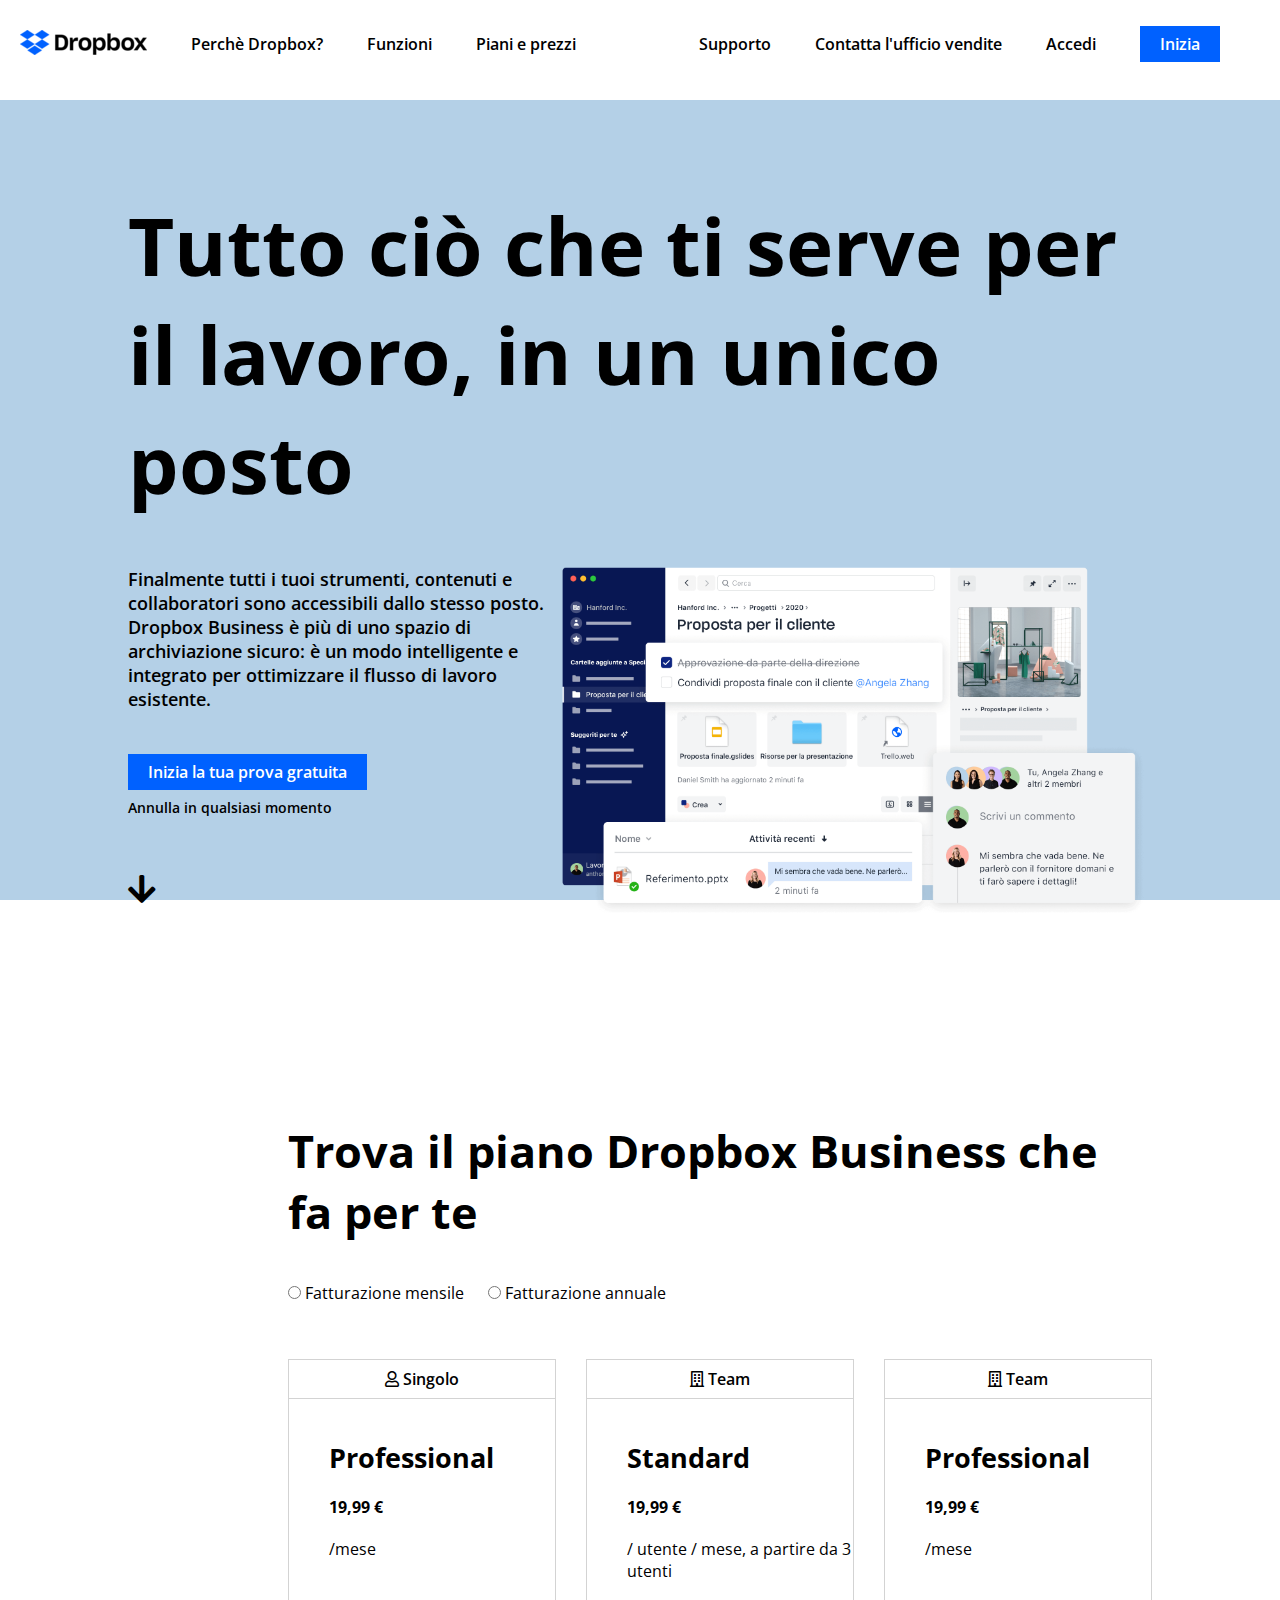
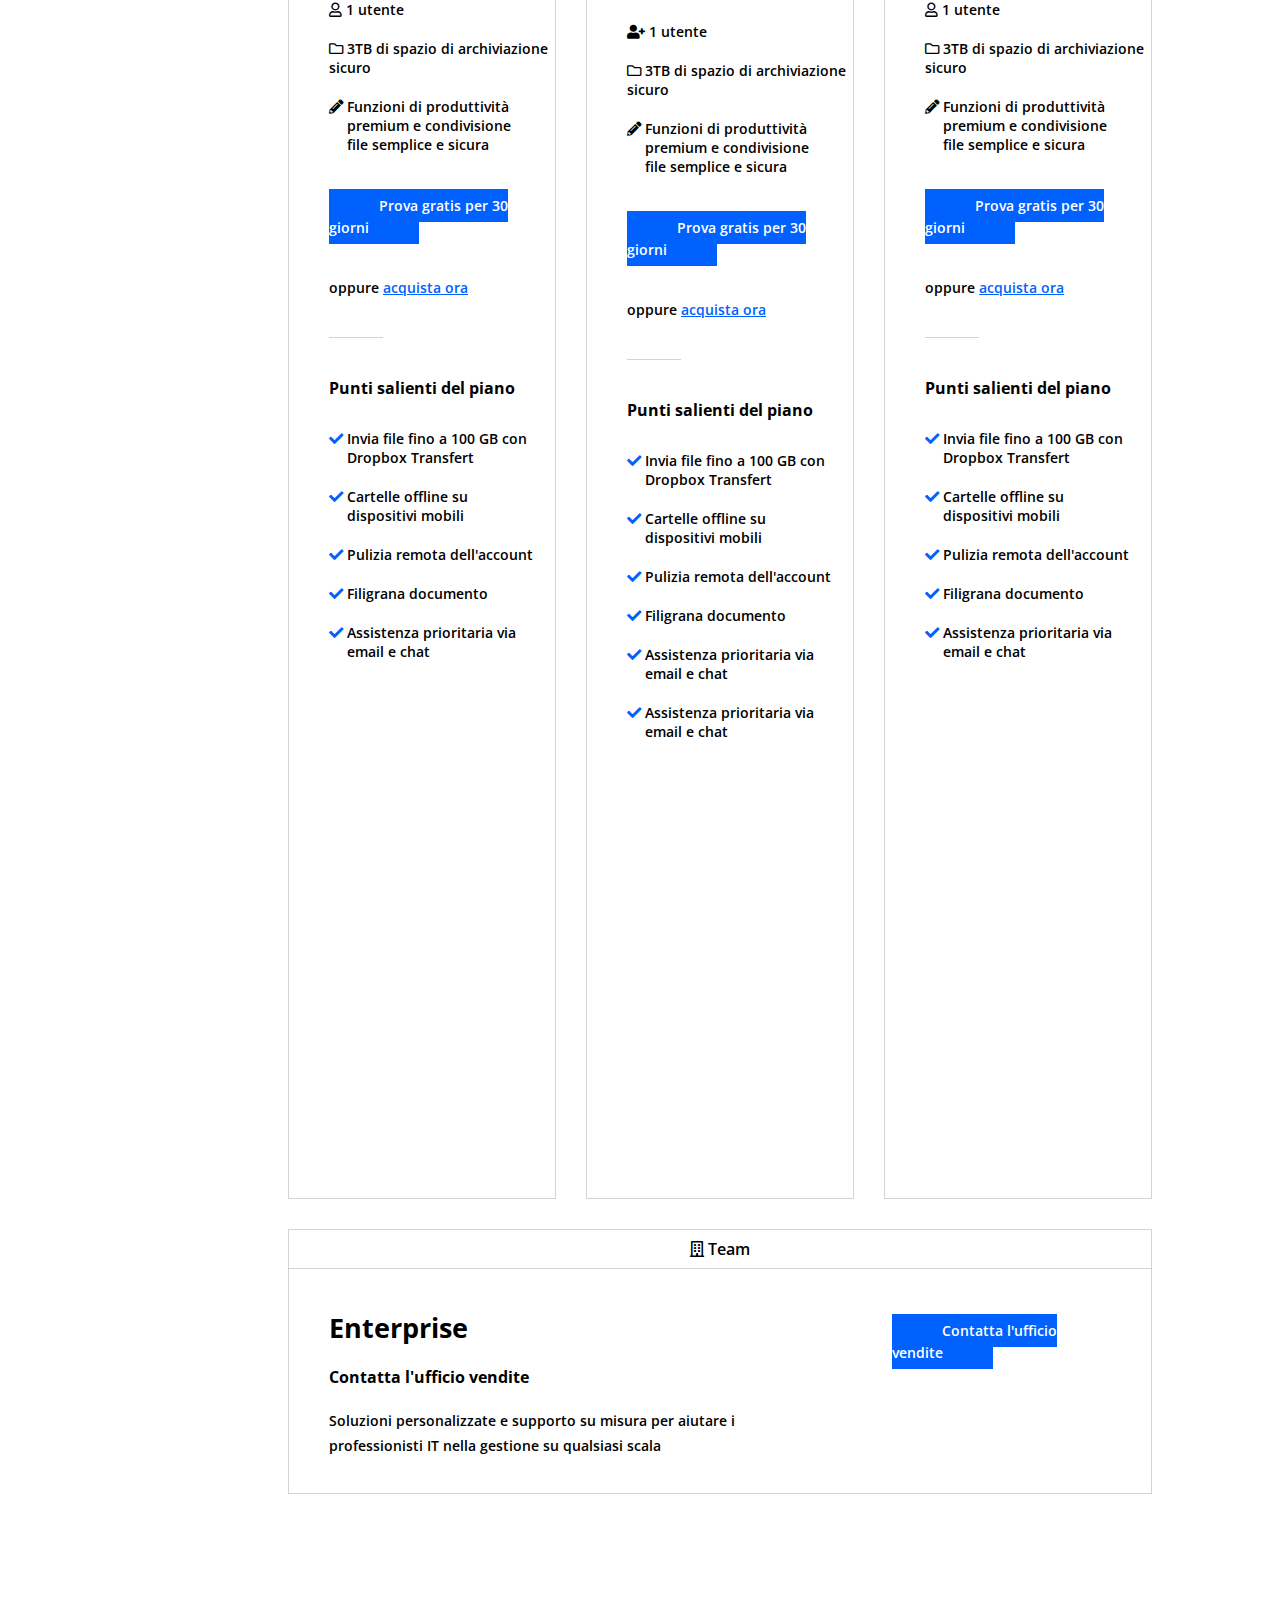
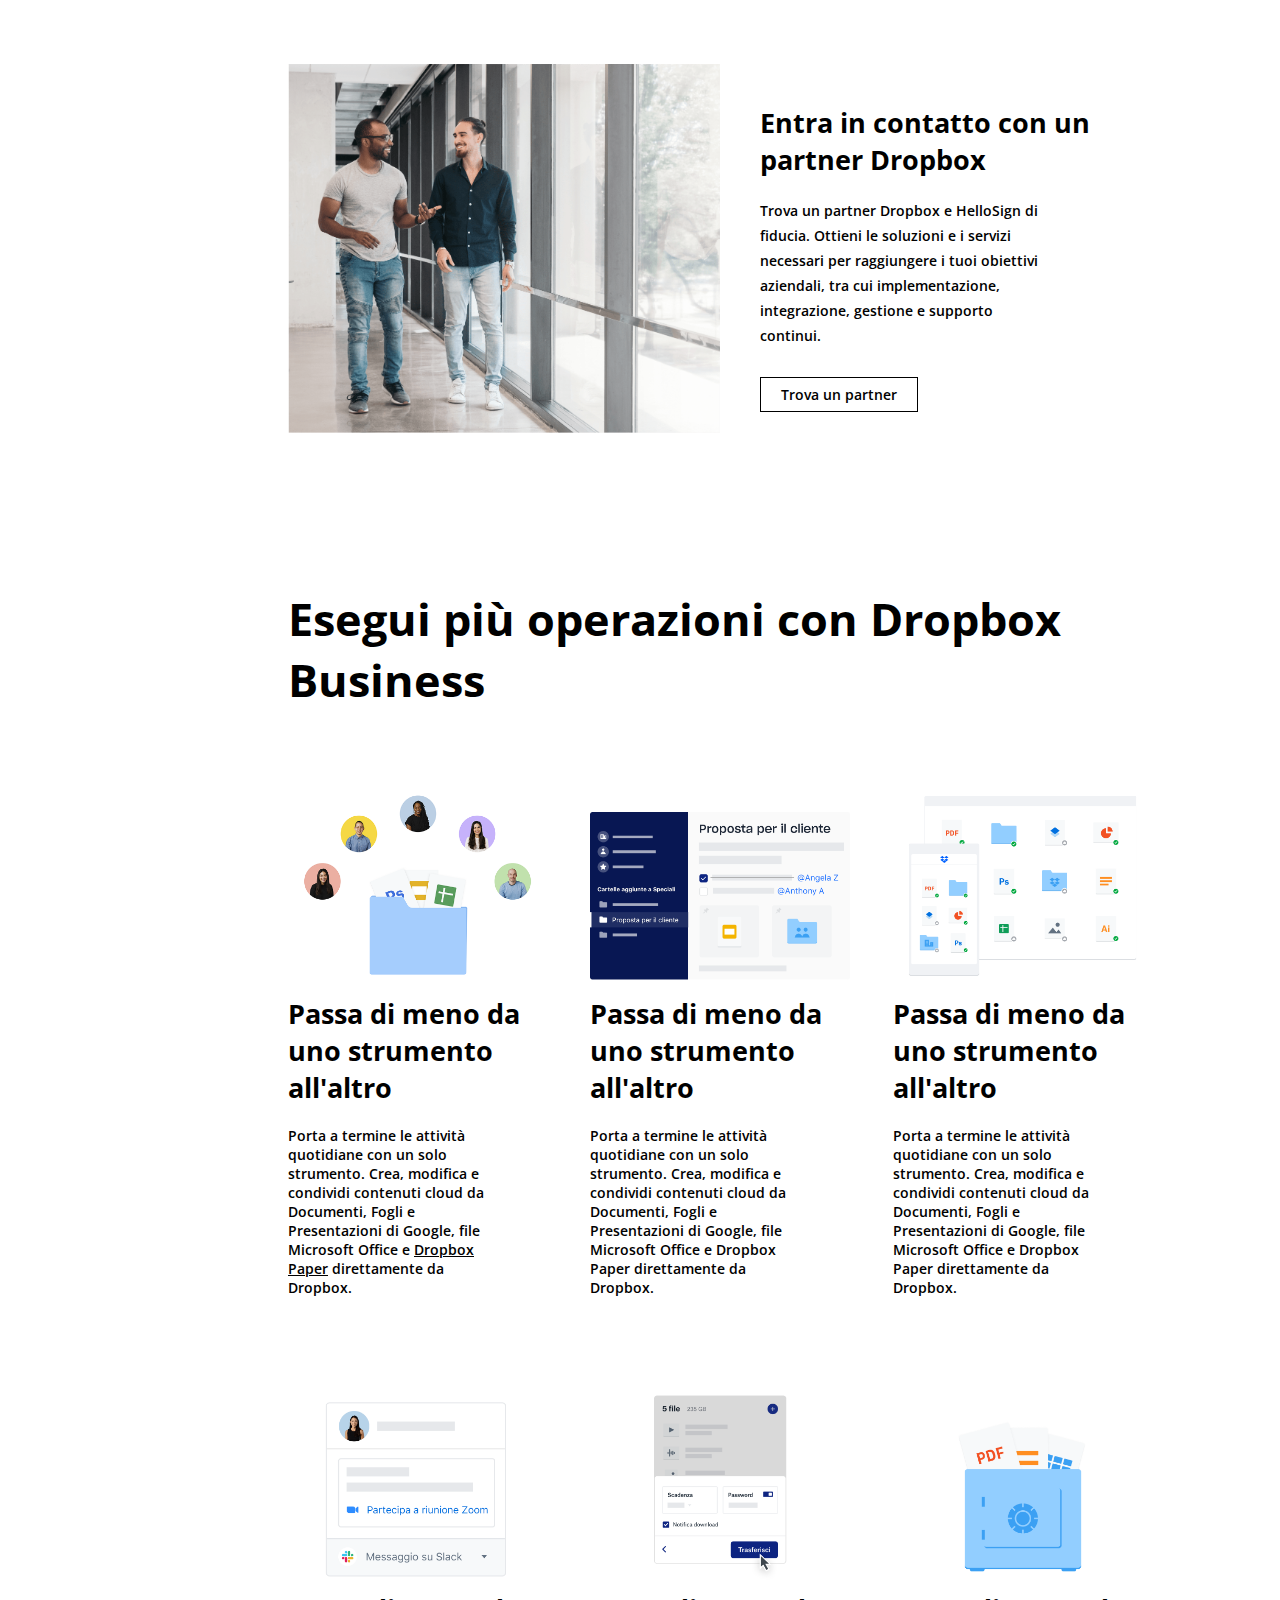
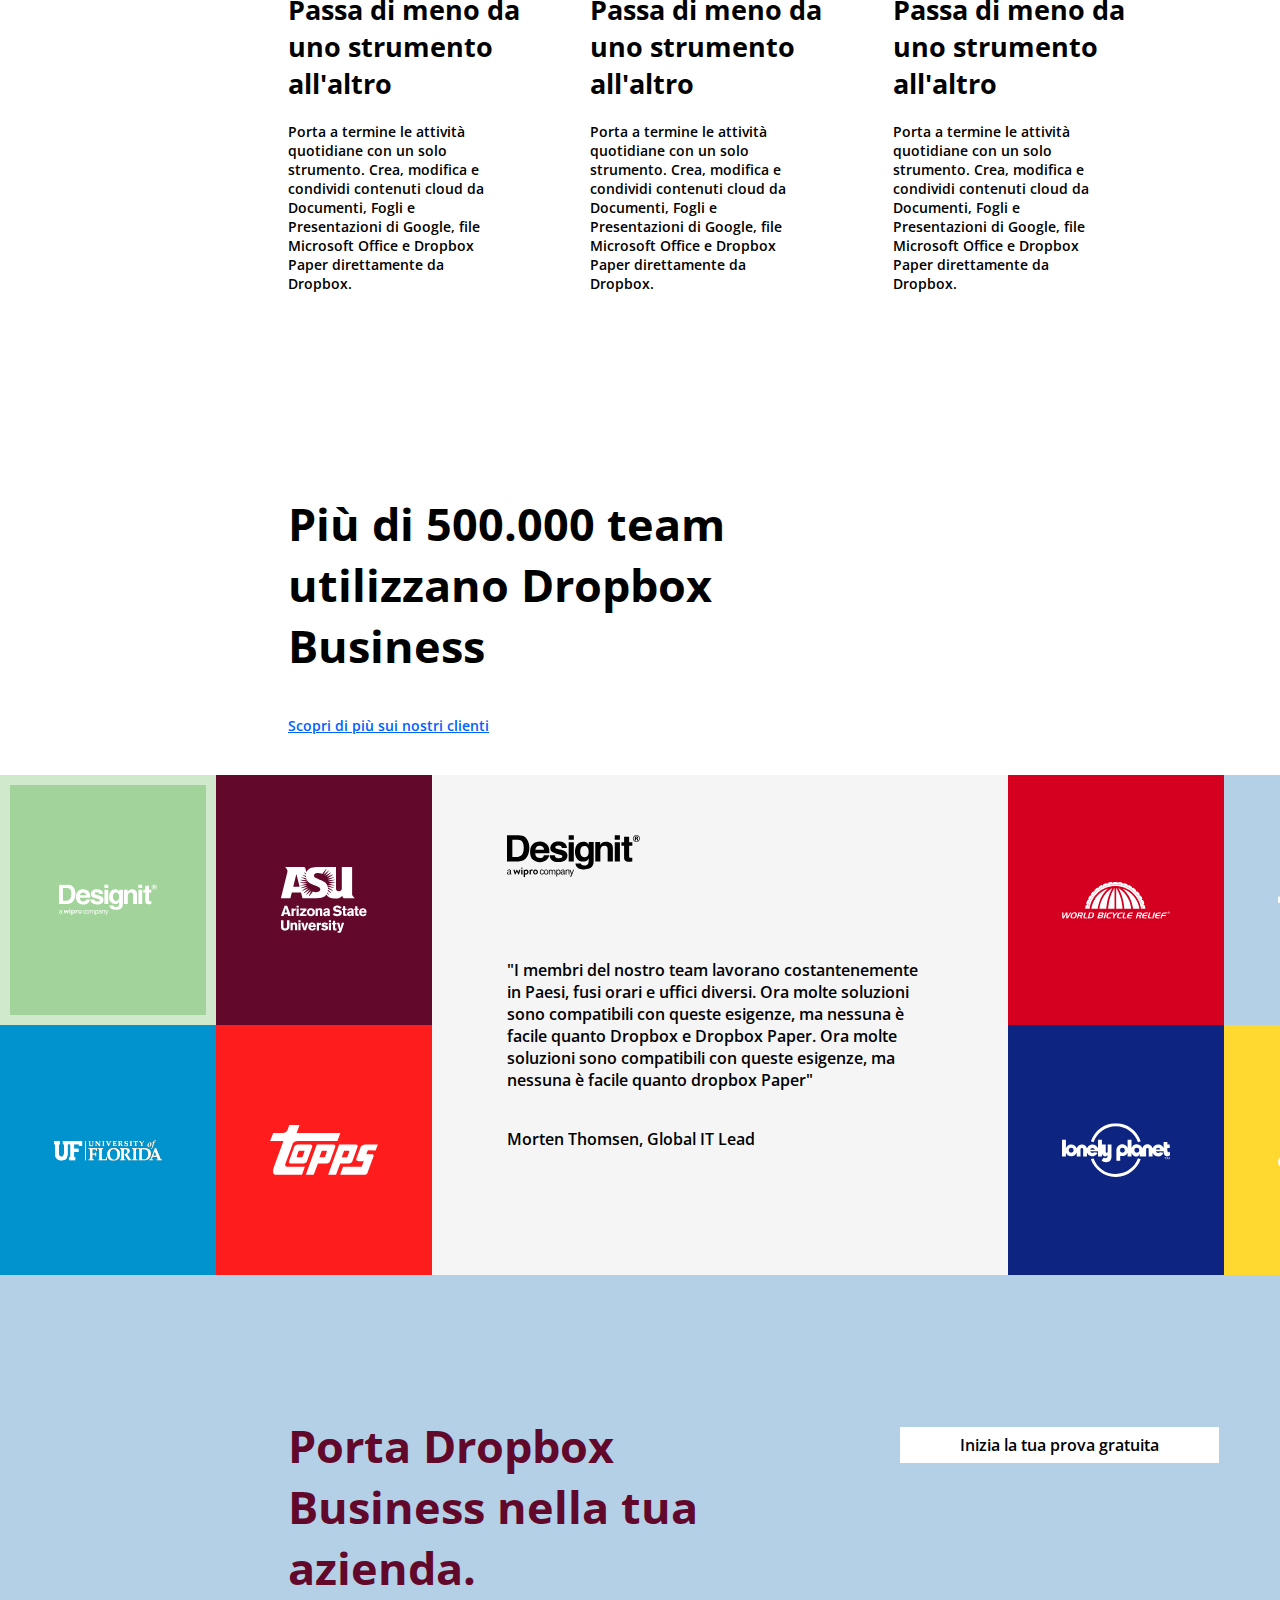
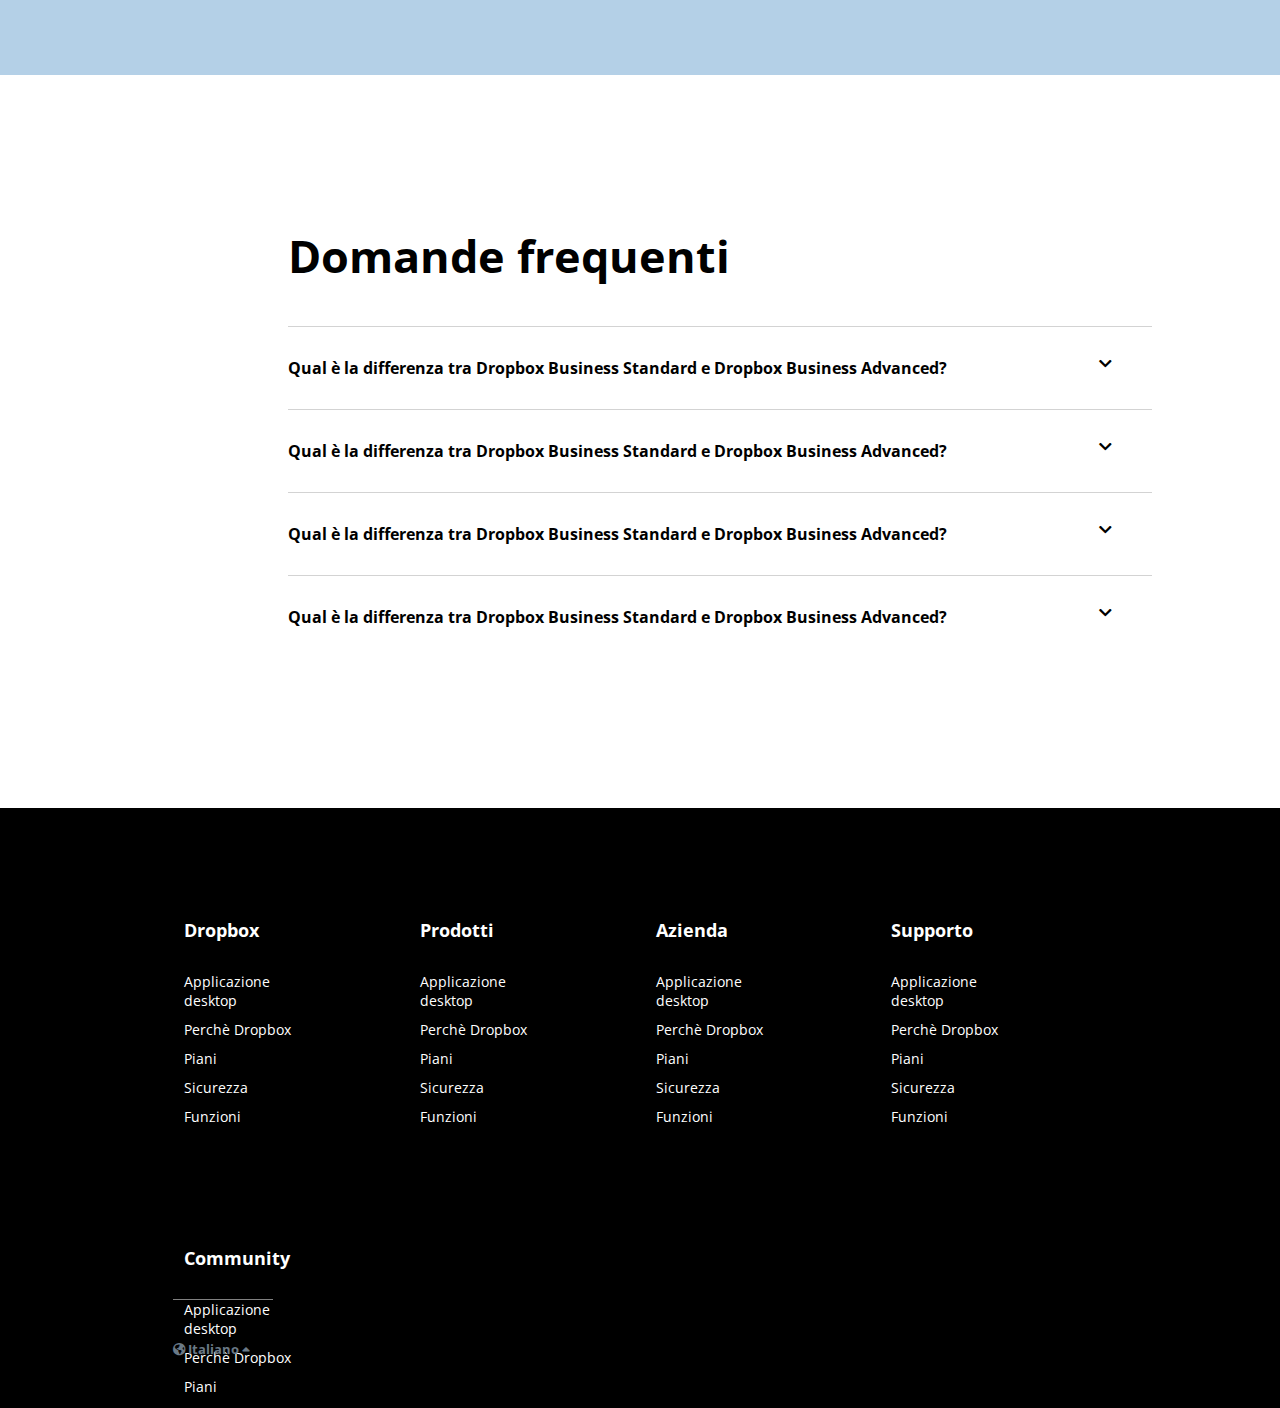
<file: index.html>
<!DOCTYPE html>
<html lang="en">
    <head>
        <meta charset="UTF-8">
        <meta http-equiv="X-UA-Compatible" content="IE=edge">
        <meta name="viewport" content="width=device-width, initial-scale=1.0">
        <title>Dropbox clone</title>
        <link rel="stylesheet" href="./style.css">
        <link rel="preconnect" href="https://fonts.googleapis.com">
        <link rel="preconnect" href="https://fonts.gstatic.com" crossorigin>
        <link
            href="https://fonts.googleapis.com/css2?family=Open+Sans:wght@400;600;700&display=swap"
            rel="stylesheet">
        <link rel="stylesheet"
            href="https://cdnjs.cloudflare.com/ajax/libs/font-awesome/5.15.4/css/all.min.css"
            integrity="sha512-1ycn6IcaQQ40/MKBW2W4Rhis/DbILU74C1vSrLJxCq57o941Ym01SwNsOMqvEBFlcgUa6xLiPY/NS5R+E6ztJQ=="crossorigin="anonymous"
            referrerpolicy="no-referrer" />
    </head>

    <body class="">

        <header class="nav clearfix">
            <div class="nav_column left">
                <img src="./img/logo-small.png" alt="">
                <ul class="page_link">
                    <li>
                        <a href="#">
                            Perch&egrave; Dropbox?
                        </a>
                    </li>
                    <li>
                        <a href="#">
                            Funzioni
                        </a>
                    </li>
                    <li>
                        <a href="#">
                            Piani e prezzi
                        </a>
                    </li>

                </ul>
            </div>
            <!-- /.right -->

            <div class="nav_column right">
                <ul class="page_link">
                    <li class="submenu">
                        <a href="#">
                            Supporto
                        </a>
                        <div class="submenu_cont">
                            <ul>
                                <li>
                                    Centro assistenza
                                </li>
                                <li>
                                    Forum della community
                                </li>
                            </ul>
                        </div>
                    </li>
                    <li>
                        <a href="#">
                            Contatta l'ufficio vendite
                        </a>
                    </li>
                    <li>
                        <a href="./Bonus/login.html">
                            Accedi
                        </a>
                    </li>
                </ul>

                <div class="button">
                    <a href="#" class="btn_blue">
                        Inizia
                    </a>
                </div>
            </div>
            <!-- /.left -->
        </header>
        <!-- ./NAV_BAR -->

        <main>
            <div class="jumbotron_bg">
            </div>
            <div class="jumbo_container clearfix">
                <h1 class="title">
                    Tutto ci&ograve; che ti serve per il lavoro, in un unico
                    posto
                </h1>
                <div class="txt_column">
                    <ul class="jumbo_text">
                        <li>
                            <p class="descript">
                                Finalmente tutti i tuoi strumenti, contenuti e
                                collaboratori sono accessibili dallo stesso
                                posto. Dropbox Business &egrave; pi&ugrave; di
                                uno spazio di archiviazione sicuro: &egrave; un
                                modo intelligente e integrato per ottimizzare il
                                flusso di lavoro esistente.
                            </p>
                        </li>

                        <li class="button">
                            <a href="" class="btn_blue">
                                Inizia la tua prova gratuita
                            </a>
                        </li>

                        <li class="font_small">
                            Annulla in qualsiasi momento
                        </li>
                        <li class="arrow_down">
                            <a href="#jump">
                                <i class="fas fa-arrow-down"></i>
                            </a>
                        </li>
                    </ul>
                </div>
                <div class="img_column">
                    <img class="jumbo_img" src="./img/jumbo.png" alt="">
                </div>
            </div>
            <!-- /.jumbotron -->

            <div id="jump">
            </div>

            <div class="container_60">
                <section class="plans">
                    <div class="sect_title" id="plan_price">
                        <h2>
                            Trova il piano Dropbox Business che fa per te
                        </h2>
                        <input type="radio" name="Fatturazione"
                            id="mensile">
                        <label for="mensile">Fatturazione mensile</label>
                        <input type="radio" name="Fatturazione"
                            id="annuale">
                        <label for="annuale">Fatturazione annuale</label>
                    </div>
                    <div class="row clearfix">

                        <aside class="column border_gray">
                            <h4>
                                <i class="far fa-user"></i> Singolo
                            </h4>

                            <div class="price">
                                <ul>
                                    <li>
                                        <h3>
                                            Professional
                                        </h3>
                                    </li>
                                    <li class="amount">
                                        19,99 &euro;
                                    </li>
                                    <li class="gray_txt">
                                        /mese
                                    </li>
                                </ul>
                            </div>

                            <div class="specs">
                                <ul>
                                    <li>
                                        <i class="far fa-user"></i> <span>1
                                            utente</span>
                                    </li>
                                    <li>
                                        <i class="far fa-folder"></i> 3TB di
                                        spazio di archiviazione sicuro
                                    </li>
                                    <li>
                                        <i class="fas fa-pencil-alt"></i>
                                        <p>
                                            Funzioni di produttivit&agrave;
                                            premium
                                            e condivisione file semplice e
                                            sicura
                                        </p>
                                    </li>
                                </ul>
                            </div>

                            <div class="button">
                                <a href="#" class="btn_blue font_small">
                                    Prova gratis per 30 giorni
                                </a>
                            </div>

                            <div>
                                <p class="font_small">
                                    <span class="border_bot">
                                        oppure
                                    </span>
                                    <a href="#" class="blue_under">acquista
                                        ora</a>
                                </p>
                            </div>

                            <div class="pros">
                                <h5>
                                    Punti salienti del piano
                                </h5>

                                <ul class="feature">
                                    <li>
                                        <i class="fas fa-check"></i>
                                        <p>
                                            Invia file
                                            fino a 100 GB con Dropbox Transfert
                                        </p>
                                    </li>

                                    <li>
                                        <i class="fas fa-check"></i>
                                        <P>
                                            Cartelle
                                            offline su dispositivi mobili
                                        </P>
                                    </li>

                                    <li>
                                        <i class="fas fa-check"></i>
                                        <P>
                                            Pulizia
                                            remota dell'account
                                        </P>
                                    </li>

                                    <li>
                                        <i class="fas fa-check"></i>
                                        <P>
                                            Filigrana
                                            documento
                                        </P>
                                    </li>

                                    <li>
                                        <i class="fas fa-check"></i>
                                        <P>
                                            Assistenza
                                            prioritaria via email e chat
                                        </P>
                                    </li>
                                </ul>
                            </div>
                        </aside>
                        <!-- /.SINGLE -->

                        <div class="column middle border_gray">
                            <h4>
                                <i class="far fa-building"></i> Team
                            </h4>

                            <div class="price">
                                <ul>
                                    <li>
                                        <h3>
                                            Standard
                                        </h3>
                                    </li>
                                    <li class="amount">
                                        19,99 &euro;
                                    </li>
                                    <li class="gray_txt">
                                        / utente / mese, a partire da 3 utenti
                                    </li>
                                </ul>
                            </div>

                            <div class="specs">
                                <ul>
                                    <li>
                                        <i class="fas fa-user-plus"></i> <span>1
                                            utente</span>
                                    </li>
                                    <li>
                                        <i class="far fa-folder"></i> 3TB di
                                        spazio di archiviazione sicuro
                                    </li>
                                    <li>
                                        <i class="fas fa-pencil-alt"></i>
                                        <p>
                                            Funzioni di produttivit&agrave;
                                            premium
                                            e condivisione file semplice e
                                            sicura
                                        </p>
                                    </li>
                                </ul>
                            </div>

                            <div class="button">
                                <a href="#" class="btn_blue font_small">
                                    Prova gratis per 30 giorni
                                </a>
                            </div>

                            <div>
                                <p class="font_small">
                                    <span class="border_bot">
                                        oppure
                                    </span>
                                    <a href="#" class="blue_under">acquista
                                        ora</a>
                                </p>
                            </div>

                            <div class="pros">
                                <h5>
                                    Punti salienti del piano
                                </h5>

                                <ul class="feature">
                                    <li>
                                        <i class="fas fa-check"></i>
                                        <p>
                                            Invia file
                                            fino a 100 GB con Dropbox Transfert
                                        </p>
                                    </li>

                                    <li>
                                        <i class="fas fa-check"></i>
                                        <P>
                                            Cartelle
                                            offline su dispositivi mobili
                                        </P>
                                    </li>

                                    <li>
                                        <i class="fas fa-check"></i>
                                        <P>
                                            Pulizia
                                            remota dell'account
                                        </P>
                                    </li>

                                    <li>
                                        <i class="fas fa-check"></i>
                                        <P>
                                            Filigrana
                                            documento
                                        </P>
                                    </li>

                                    <li>
                                        <i class="fas fa-check"></i>
                                        <P>
                                            Assistenza
                                            prioritaria via email e chat
                                        </P>
                                    </li>

                                    <li>
                                        <i class="fas fa-check"></i>
                                        <P>
                                            Assistenza
                                            prioritaria via email e chat
                                        </P>
                                    </li>
                                </ul>
                            </div>
                        </div>
                        <!-- /.TEAM -->

                        <aside class="column border_gray">
                            <h4>
                                <i class="far fa-building"></i> Team
                            </h4>

                            <div class="price">
                                <ul>
                                    <li>
                                        <h3>
                                            Professional
                                        </h3>
                                    </li>
                                    <li class="amount">
                                        19,99 &euro;
                                    </li>
                                    <li class="gray_txt">
                                        /mese
                                    </li>
                                </ul>
                            </div>

                            <div class="specs">
                                <ul>
                                    <li>
                                        <i class="far fa-user"></i> <span>1
                                            utente</span>
                                    </li>
                                    <li>
                                        <i class="far fa-folder"></i> 3TB di
                                        spazio di archiviazione sicuro
                                    </li>
                                    <li>
                                        <i class="fas fa-pencil-alt"></i>
                                        <p>
                                            Funzioni di produttivit&agrave;
                                            premium
                                            e condivisione file semplice e
                                            sicura
                                        </p>
                                    </li>
                                </ul>
                            </div>

                            <div class="button">
                                <a href="#" class="btn_blue font_small">
                                    Prova gratis per 30 giorni
                                </a>
                            </div>

                            <div>
                                <p class="font_small">
                                    <span class="border_bot">
                                        oppure
                                    </span>
                                    <a href="#" class="blue_under">acquista
                                        ora</a>
                                </p>
                            </div>

                            <div class="pros">
                                <h5>
                                    Punti salienti del piano
                                </h5>

                                <ul class="feature">
                                    <li>
                                        <i class="fas fa-check"></i>
                                        <p>
                                            Invia file
                                            fino a 100 GB con Dropbox Transfert
                                        </p>
                                    </li>

                                    <li>
                                        <i class="fas fa-check"></i>
                                        <P>
                                            Cartelle
                                            offline su dispositivi mobili
                                        </P>
                                    </li>

                                    <li>
                                        <i class="fas fa-check"></i>
                                        <P>
                                            Pulizia
                                            remota dell'account
                                        </P>
                                    </li>

                                    <li>
                                        <i class="fas fa-check"></i>
                                        <P>
                                            Filigrana
                                            documento
                                        </P>
                                    </li>

                                    <li>
                                        <i class="fas fa-check"></i>
                                        <P>
                                            Assistenza
                                            prioritaria via email e chat
                                        </P>
                                    </li>
                                </ul>
                            </div>
                        </aside>
                        <!-- /.TEAM -->

                        <div class="table_bottom border_gray clearfix">
                            <h4>
                                <i class="far fa-building"></i> Team
                            </h4>

                            <div class="col_left">
                                <div class="enterprise">
                                    <ul>
                                        <li>
                                            <h3>
                                                Enterprise
                                            </h3>
                                        </li>
                                        <li>
                                            <h5>
                                                Contatta l'ufficio vendite
                                            </h5>
                                        </li>
                                        <li class="font_small">
                                            Soluzioni personalizzate e supporto
                                            su misura per aiutare i
                                            professionisti IT nella gestione su
                                            qualsiasi scala
                                        </li>
                                    </ul>
                                </div>
                            </div>

                            <div class="col_right">
                                <div class="button">
                                    <a href="#" class="btn_blue">
                                        Contatta l'ufficio vendite
                                    </a>
                                </div>
                            </div>
                        </div>
                        <!-- /.ENTERPRISE -->

                    </div>
                    <!-- ./TABLE -->
                </section>
                <!-- /.PLANS -->

                <section class="partner clearfix">
                    <div class="image_left">
                        <img src="./img/partner.png" alt="">
                    </div>

                    <div class="txt_right">
                        <div class="col_left">
                            <div class="enterprise">
                                <ul>
                                    <li>
                                        <h3>
                                            Entra in contatto con un partner
                                            Dropbox
                                        </h3>
                                    </li>

                                    <li class="font_small">
                                        Trova un partner Dropbox e HelloSign di
                                        fiducia. Ottieni le soluzioni e i
                                        servizi necessari per raggiungere i tuoi
                                        obiettivi aziendali, tra cui
                                        implementazione, integrazione, gestione
                                        e supporto continui.
                                    </li>

                                    <li class="btn">
                                        <a href="#" class="btn_white">
                                            Trova un partner
                                        </a>
                                    </li>
                                </ul>
                            </div>
                        </div>
                    </div>
                </section>
                <!-- ./PARTNER -->

                <section class="operations clearfix">
                    <h2 class="sect_title">
                        Esegui pi&ugrave; operazioni con Dropbox Business
                    </h2>

                    <div class="instruments">
                        <img src="./img/business-feature-switching-tools.png"
                            alt="">
                        <ul>
                            <li>
                                <h3>
                                    Passa di meno da uno strumento all'altro
                                </h3>
                            </li>

                            <li class="font_small">
                                Porta a termine le attivit&agrave; quotidiane
                                con un solo strumento. Crea, modifica e
                                condividi contenuti cloud da Documenti, Fogli e
                                Presentazioni di Google, file Microsoft Office e
                                <span class="underline">Dropbox Paper</span>
                                direttamente da
                                Dropbox.
                            </li>
                        </ul>
                    </div>

                    <div class="instruments mid">
                        <img src="./img/business-feature-coordinate-it.png"
                            alt="">
                        <ul>
                            <li>
                                <h3>
                                    Passa di meno da uno strumento all'altro
                                </h3>
                            </li>

                            <li class="font_small">
                                Porta a termine le attivit&agrave; quotidiane
                                con un solo strumento. Crea, modifica e
                                condividi contenuti cloud da Documenti, Fogli e
                                Presentazioni di Google, file Microsoft Office e
                                Dropbox Paper
                                direttamente da
                                Dropbox.
                            </li>
                        </ul>
                    </div>

                    <div class="instruments">
                        <img src="./img/business-feature-multi-device.png"
                            alt="">
                        <ul>
                            <li>
                                <h3>
                                    Passa di meno da uno strumento all'altro
                                </h3>
                            </li>

                            <li class="font_small">
                                Porta a termine le attivit&agrave; quotidiane
                                con un solo strumento. Crea, modifica e
                                condividi contenuti cloud da Documenti, Fogli e
                                Presentazioni di Google, file Microsoft Office e
                                Dropbox Paper
                                direttamente da
                                Dropbox.
                            </li>
                        </ul>
                    </div>

                    <div class="instruments">
                        <img src="./img/business-feature-integrations-it.png"
                            alt="">
                        <ul>
                            <li>
                                <h3>
                                    Passa di meno da uno strumento all'altro
                                </h3>
                            </li>

                            <li class="font_small">
                                Porta a termine le attivit&agrave; quotidiane
                                con un solo strumento. Crea, modifica e
                                condividi contenuti cloud da Documenti, Fogli e
                                Presentazioni di Google, file Microsoft Office e
                                Dropbox Paper
                                direttamente da
                                Dropbox.
                            </li>
                        </ul>
                    </div>

                    <div class="instruments mid">
                        <img src="./img/business-feature-send-files-it.png"
                            alt="">
                        <ul>
                            <li>
                                <h3>
                                    Passa di meno da uno strumento all'altro
                                </h3>
                            </li>

                            <li class="font_small">
                                Porta a termine le attivit&agrave; quotidiane
                                con un solo strumento. Crea, modifica e
                                condividi contenuti cloud da Documenti, Fogli e
                                Presentazioni di Google, file Microsoft Office e
                                Dropbox Paper
                                direttamente da
                                Dropbox.
                            </li>
                        </ul>
                    </div>

                    <div class="instruments">
                        <img src="./img/business-feature-security.png" alt="">
                        <ul>
                            <li>
                                <h3>
                                    Passa di meno da uno strumento all'altro
                                </h3>
                            </li>

                            <li class="font_small">
                                Porta a termine le attivit&agrave; quotidiane
                                con un solo strumento. Crea, modifica e
                                condividi contenuti cloud da Documenti, Fogli e
                                Presentazioni di Google, file Microsoft Office e
                                Dropbox Paper
                                direttamente da
                                Dropbox.
                            </li>
                        </ul>
                    </div>
                </section>
                <!-- /.OPERATIONS -->

                <div class="client_title">
                    <h2 class="sect_title">
                        Pi&ugrave; di 500.000 team utilizzano Dropbox Business
                    </h2>
                    <p class="font_small">
                        <a href="#" class="blue_under">
                            Scopri di pi&ugrave; sui nostri clienti
                        </a>
                    </p>
                </div>
                <!-- /.CLIENTS -->
            </div>
            <!-- /.CONTAINER -->

            <section class="client_list">
                <div class="client_logo clearfix">
                    <div class="box left clearfix">
                        <div class="internal_box designit">
                            <img src="./img/designit.svg" alt="">
                        </div>

                        <div class="internal_box arizona">
                            <img id="ASU"
                                src="./img/arizona_state_university.svg"
                                alt="">
                        </div>

                        <div class="internal_box florida">
                            <img src="./img/university_of_florida.svg" alt="">
                        </div>

                        <div class="internal_box topps">
                            <img src="./img/topps.svg" alt="">
                        </div>
                    </div>

                    <div class="box client_mid">
                        <img src="./img/designit.svg" alt="">
                        <p class="font_small">
                            "I membri del nostro team lavorano costantenemente
                            in Paesi, fusi orari e uffici diversi. Ora molte
                            soluzioni sono compatibili con queste esigenze, ma
                            nessuna &egrave; facile quanto Dropbox e Dropbox
                            Paper. Ora molte soluzioni sono compatibili con
                            queste esigenze, ma nessuna &egrave; facile quanto
                            dropbox Paper"
                        </p>
                        <h6>
                            Morten Thomsen, Global IT Lead
                        </h6>
                    </div>

                    <div class="box right clearfix">
                        <div class="internal_box world_bicycle">
                            <img src="./img/world_bicycle_relief.svg" alt="">
                        </div>

                        <div class="internal_box hearst">
                            <img src="./img/hearst_corp.svg" alt="">
                        </div>

                        <div class="internal_box lonely_planet">
                            <img src="./img/lonely_planet.svg" alt="">
                        </div>

                        <div class="internal_box clear_channel">
                            <img src="./img/clear_channel.svg" alt="">
                        </div>


                    </div>
                </div>

                <div class="box_bottom clearfix">
                    <div class="trial_campaign">
                        <h2>
                            Porta Dropbox Business nella tua azienda.
                        </h2>
                    </div>
                    <div class="free_trial">
                        <div class="button">
                            <a href="#" class="btn_gray">
                                Inizia la tua prova gratuita
                            </a>
                        </div>
                    </div>
                </div>
            </section>
            <!-- /.clients -->

            <section class="QA container_60 clearfix">
                <h2 class="sect_title">
                    Domande frequenti
                </h2>

                <div class="FAQ">
                    <h5 class="question">
                        Qual &egrave; la differenza tra Dropbox Business
                        Standard e Dropbox Business Advanced?
                        <span>
                            <i class="fas fa-chevron-down"></i>
                        </span>
                        <span>
                            <i class="fas fa-chevron-up"></i>
                        </span>
                    </h5>
                    <p class="answer">
                        Lorem ipsum dolor sit amet consectetur adipisicing elit.
                        Similique corporis eligendi, veniam quas quae iure at
                        quis temporibus dolorem aliquam qui velit vitae quod
                        magnam natus exercitationem doloribus, molestiae
                        repellat?
                    </p>
                </div>

                <div class="FAQ">
                    <h5 class="question">
                        Qual &egrave; la differenza tra Dropbox Business
                        Standard e Dropbox Business Advanced?
                        <span>
                            <i class="fas fa-chevron-down"></i>
                        </span>
                        <span>
                            <i class="fas fa-chevron-up"></i>
                        </span>
                    </h5>
                    <p class="answer">
                        Lorem ipsum dolor sit amet consectetur adipisicing elit.
                        Similique corporis eligendi, veniam quas quae iure at
                        quis temporibus dolorem aliquam qui velit vitae quod
                        magnam natus exercitationem doloribus, molestiae
                        repellat?
                    </p>
                </div>

                <div class="FAQ">
                    <h5 class="question">
                        Qual &egrave; la differenza tra Dropbox Business
                        Standard e Dropbox Business Advanced?
                        <span>
                            <i class="fas fa-chevron-down"></i>
                        </span>
                        <span>
                            <i class="fas fa-chevron-up"></i>
                        </span>
                    </h5>
                    <p class="answer">
                        Lorem ipsum dolor sit amet consectetur adipisicing elit.
                        Similique corporis eligendi, veniam quas quae iure at
                        quis temporibus dolorem aliquam qui velit vitae quod
                        magnam natus exercitationem doloribus, molestiae
                        repellat?
                    </p>
                </div>

                <div class="FAQ">
                    <h5 class="question">
                        Qual &egrave; la differenza tra Dropbox Business
                        Standard e Dropbox Business Advanced?
                        <span>
                            <i class="fas fa-chevron-down"></i>
                        </span>
                        <span>
                            <i class="fas fa-chevron-up"></i>
                        </span>
                    </h5>
                    <p class="answer">
                        Lorem ipsum dolor sit amet consectetur adipisicing elit.
                        Similique corporis eligendi, veniam quas quae iure at
                        quis temporibus dolorem aliquam qui velit vitae quod
                        magnam natus exercitationem doloribus, molestiae
                        repellat?
                    </p>
                </div>

            </section>
            <!-- /.Q&A -->
        </main>

        <!-- ./MAIN -->

        <footer class="black_bg">
            <div class="container_80">
                <div class="column clearfix">
                    <div class="footer_column index">
                        <h5 class="index_title">
                            Dropbox
                        </h5>

                        <ul class="index_links">
                            <li>
                                <p>
                                    Applicazione desktop
                                </p>
                            </li>

                            <li>
                                <P>
                                    Perch&egrave; Dropbox
                                </P>
                            </li>

                            <li>
                                <P>
                                    Piani
                                </P>
                            </li>

                            <li>
                                <P>
                                    Sicurezza
                                </P>
                            </li>

                            <li>
                                <P>
                                    Funzioni
                                </P>
                            </li>
                        </ul>
                    </div>

                    <div class="footer_column products">
                        <h5 class="index_title">
                            Prodotti
                        </h5>

                        <ul class="index_links">
                            <li>
                                <p>
                                    Applicazione desktop
                                </p>
                            </li>

                            <li>
                                <P>
                                    Perch&egrave; Dropbox
                                </P>
                            </li>

                            <li>
                                <P>
                                    Piani
                                </P>
                            </li>

                            <li>
                                <P>
                                    Sicurezza
                                </P>
                            </li>

                            <li>
                                <P>
                                    Funzioni
                                </P>
                            </li>
                        </ul>
                    </div>

                    <div class="footer_column company">
                        <h5 class="index_title">
                            Azienda
                        </h5>

                        <ul class="index_links">
                            <li>
                                <p>
                                    Applicazione desktop
                                </p>
                            </li>

                            <li>
                                <P>
                                    Perch&egrave; Dropbox
                                </P>
                            </li>

                            <li>
                                <P>
                                    Piani
                                </P>
                            </li>

                            <li>
                                <P>
                                    Sicurezza
                                </P>
                            </li>

                            <li>
                                <P>
                                    Funzioni
                                </P>
                            </li>
                        </ul>
                    </div>

                    <div class="footer_column support">
                        <h5 class="index_title">
                            Supporto
                        </h5>

                        <ul class="index_links">
                            <li>
                                <p>
                                    Applicazione desktop
                                </p>
                            </li>

                            <li>
                                <P>
                                    Perch&egrave; Dropbox
                                </P>
                            </li>

                            <li>
                                <P>
                                    Piani
                                </P>
                            </li>

                            <li>
                                <P>
                                    Sicurezza
                                </P>
                            </li>

                            <li>
                                <P>
                                    Funzioni
                                </P>
                            </li>
                        </ul>
                    </div>

                    <div class="footer_column community">
                        <h5 class="index_title">
                            Community
                        </h5>


                        <ul class="index_links">
                            <li>
                                <p>
                                    Applicazione desktop
                                </p>
                            </li>

                            <li>
                                <P>
                                    Perch&egrave; Dropbox
                                </P>
                            </li>

                            <li>
                                <P>
                                    Piani
                                </P>
                            </li>
                        </ul>
                    </div>
                </div>

                <div class="language italian">
                    <a href="#top">
                        <span class="txt_gray">
                            <i class="fas fa-globe-americas"></i>
                            Italiano
                            <i class="fas fa-caret-up"></i>
                        </span>
                    </a>
                </div>
            </div>
        </footer>
        <!-- ./FOOTER -->
    </body>
</html>
</file>
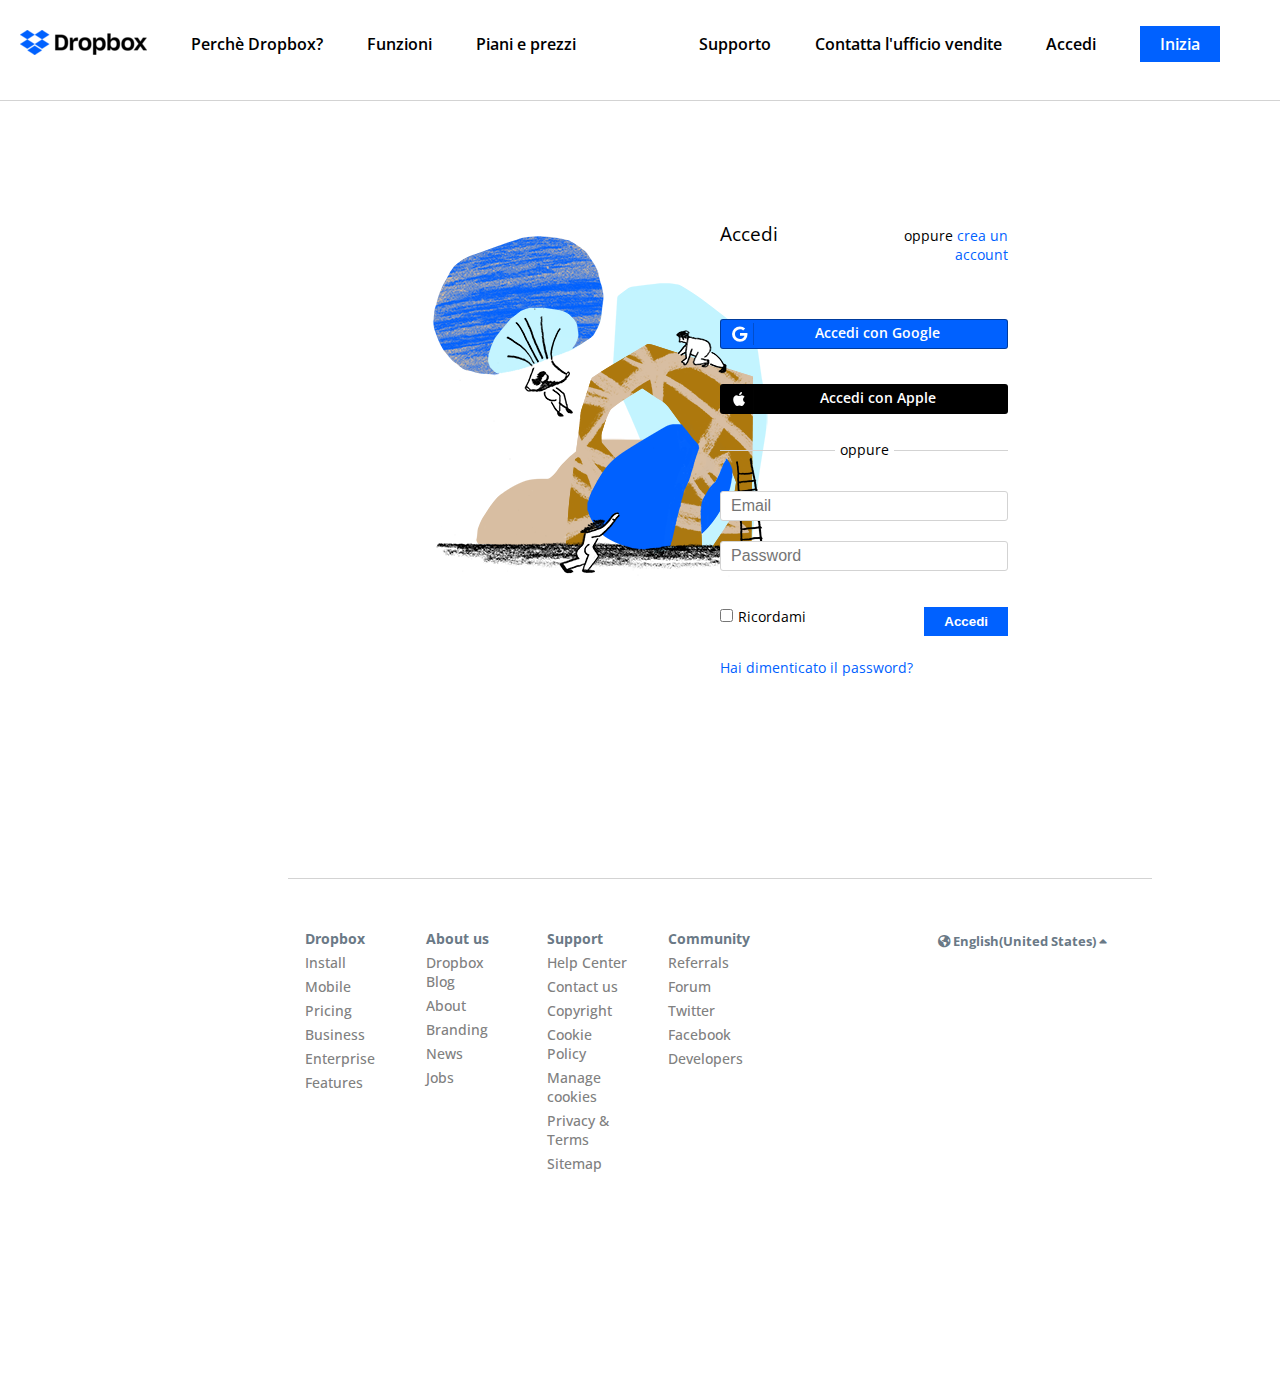
<file: login.html>
<!DOCTYPE html>
<html lang="en">
    <head>
        <meta charset="UTF-8">
        <meta http-equiv="X-UA-Compatible" content="IE=edge">
        <meta name="viewport" content="width=device-width, initial-scale=1.0">
        <title>Dropbox Login</title>
        <link rel="stylesheet" href="./style.css">
        <link rel="stylesheet" href="./style2.css">
        <link rel="preconnect" href="https://fonts.googleapis.com">
        <link rel="preconnect" href="https://fonts.gstatic.com" crossorigin>
        <link
            href="https://fonts.googleapis.com/css2?family=Open+Sans:wght@400;600;700&display=swap"
            rel="stylesheet">
        <link rel="stylesheet"
            href="https://cdnjs.cloudflare.com/ajax/libs/font-awesome/5.15.4/css/all.min.css"
            integrity="sha512-1ycn6IcaQQ40/MKBW2W4Rhis/DbILU74C1vSrLJxCq57o941Ym01SwNsOMqvEBFlcgUa6xLiPY/NS5R+E6ztJQ=="crossorigin="anonymous"
            referrerpolicy="no-referrer" />
    </head>

    <body class="">

        <header class="nav clearfix">
            <div class="nav_column left">
                <img src="./img/logo-small.png" alt="">
                <ul class="page_link">
                    <li>
                        <a href="#">
                            Perch&egrave; Dropbox?
                        </a>
                    </li>
                    <li>
                        <a href="#">
                            Funzioni
                        </a>
                    </li>
                    <li>
                        <a href="#">
                            Piani e prezzi
                        </a>
                    </li>

                </ul>
            </div>
            <!-- /.right -->

            <div class="nav_column right">
                <ul class="page_link">
                    <li class="submenu">
                        <a href="#">
                            Supporto
                        </a>
                        <div class="submenu_cont">
                            <ul>
                                <li>
                                    Centro assistenza
                                </li>
                                <li>
                                    Forum della community
                                </li>
                            </ul>
                        </div>
                    </li>
                    <li>
                        <a href="#">
                            Contatta l'ufficio vendite
                        </a>
                    </li>
                    <li>
                        <a href="#">
                            Accedi
                        </a>
                    </li>
                </ul>

                <div class="button">
                    <a href="#" class="btn_blue">
                        Inizia
                    </a>
                </div>
            </div>
            <!-- /.left -->
        </header>
        <!-- ./NAV_BAR -->

        <main class="clearfix">
            <div class="container_50">
                <div class="img_container">
                    <img src="./img/sign-in-boulder-vfl2oGV4v.png" alt="">
                </div>

                <div class="signin clearfix">

                    <div class="top_cont clearfix">
                        <div class="txt_left">
                            Accedi
                        </div>

                        <div class="txt_right">
                            oppure
                            <a href="#" class="txt_blue">
                                crea un account
                            </a>
                        </div>
                    </div>

                    <div class="google login_btn clearfix">
                        <div class="icon">
                            <i class="fab fa-google"></i>
                        </div>
                        <a href="#" class="btn_txt">
                            Accedi con Google
                        </a>
                    </div>


                    <div class="apple login_btn clearfix">
                        <div class="icon">
                            <i class="fab fa-apple"></i>
                        </div>
                        <a href="#" class="btn_txt">
                            Accedi con Apple
                        </a>
                    </div>

                    <div class="divider">
                        <span class="divider_txt">
                            oppure
                        </span>
                    </div>

                    <input type="email" placeholder="Email" class="fillup">
                    <input type="password" placeholder="Password"
                        class="fillup">

                    <div class="login_opt clearfix">
                        <div class="remember txt_left">
                            <input type="checkbox" name="Ricordami"
                                id="rememberme">
                            <label for="rememberme">Ricordami</label>
                        </div>

                        <div class="button txt_right">
                            <input type="submit" value="Accedi"
                                class="btn_blue">
                        </div>

                        <div class="forgot">
                            <a href="#" class="txt_blue">
                                Hai dimenticato il password?
                            </a>
                        </div>
                    </div>
                </div>
                <!-- ./SOCIAL BUTTON -->



            </div>
        </main>

        <footer class="clearfix">
            <div class="column index">
                <ul class="txt_gray">
                    <li class="bold">
                        Dropbox
                    </li>
                    <li>
                        <a href="#">
                            Install
                        </a>
                    </li>
                    <li>
                        <a href="#">
                            Mobile
                        </a>
                    </li>
                    <li>
                        <a href="#">
                            Pricing
                        </a>
                    </li>
                    <li>
                        <a href="#">
                            Business
                        </a>
                    </li>
                    <li>
                        <a href="#">
                            Enterprise
                        </a>
                    </li>
                    <li>
                        <a href="#">
                            Features
                        </a>
                    </li>
                </ul>
            </div>

            <div class="column index">
                <ul class="txt_gray">
                    <li class="bold">
                        About us
                    </li>
                    <li>
                        <a href="#">
                            Dropbox Blog
                        </a>
                    </li>
                    <li>
                        <a href="#">
                            About
                        </a>
                    </li>
                    <li>
                        <a href="#">
                            Branding
                        </a>
                    </li>
                    <li>
                        <a href="#">
                            News
                        </a>
                    </li>
                    <li>
                        <a href="#">
                            Jobs
                        </a>
                    </li>
                </ul>
            </div>

            <div class="column index">
                <ul class="txt_gray">
                    <li class="bold">
                        Support
                    </li>
                    <li>
                        <a href="#">
                            Help Center
                        </a>
                    </li>
                    <li>
                        <a href="#">
                            Contact us
                        </a>
                    </li>
                    <li>
                        <a href="#">
                            Copyright
                        </a>
                    </li>
                    <li>
                        <a href="#">
                            Cookie Policy
                        </a>
                    </li>
                    <li>
                        <a href="#">
                            Manage cookies
                        </a>
                    </li>
                    <li>
                        <a href="#">
                            Privacy & Terms
                        </a>
                    </li>
                    <li>
                        <a href="#">
                            Sitemap
                        </a>
                    </li>
                </ul>
            </div>

            <div class="column index">
                <ul class="txt_gray">
                    <li class="bold">
                        Community
                    </li>
                    <li>
                        <a href="#">
                            Referrals
                        </a>
                    </li>
                    <li>
                        <a href="#">
                            Forum
                        </a>
                    </li>
                    <li>
                        <a href="#">
                            Twitter
                        </a>
                    </li>
                    <li>
                        <a href="#">
                            Facebook
                        </a>
                    </li>
                    <li>
                        <a href="#">
                            Developers
                        </a>
                    </li>
                </ul>
            </div>

            <div class="language english index">
                <span class="txt_gray">
                    <i class="fas fa-globe-americas"></i>
                    English(United States)
                    <i class="fas fa-caret-up"></i>
                </span>
            </div>

        </footer>

    </body>
</html>
</file>
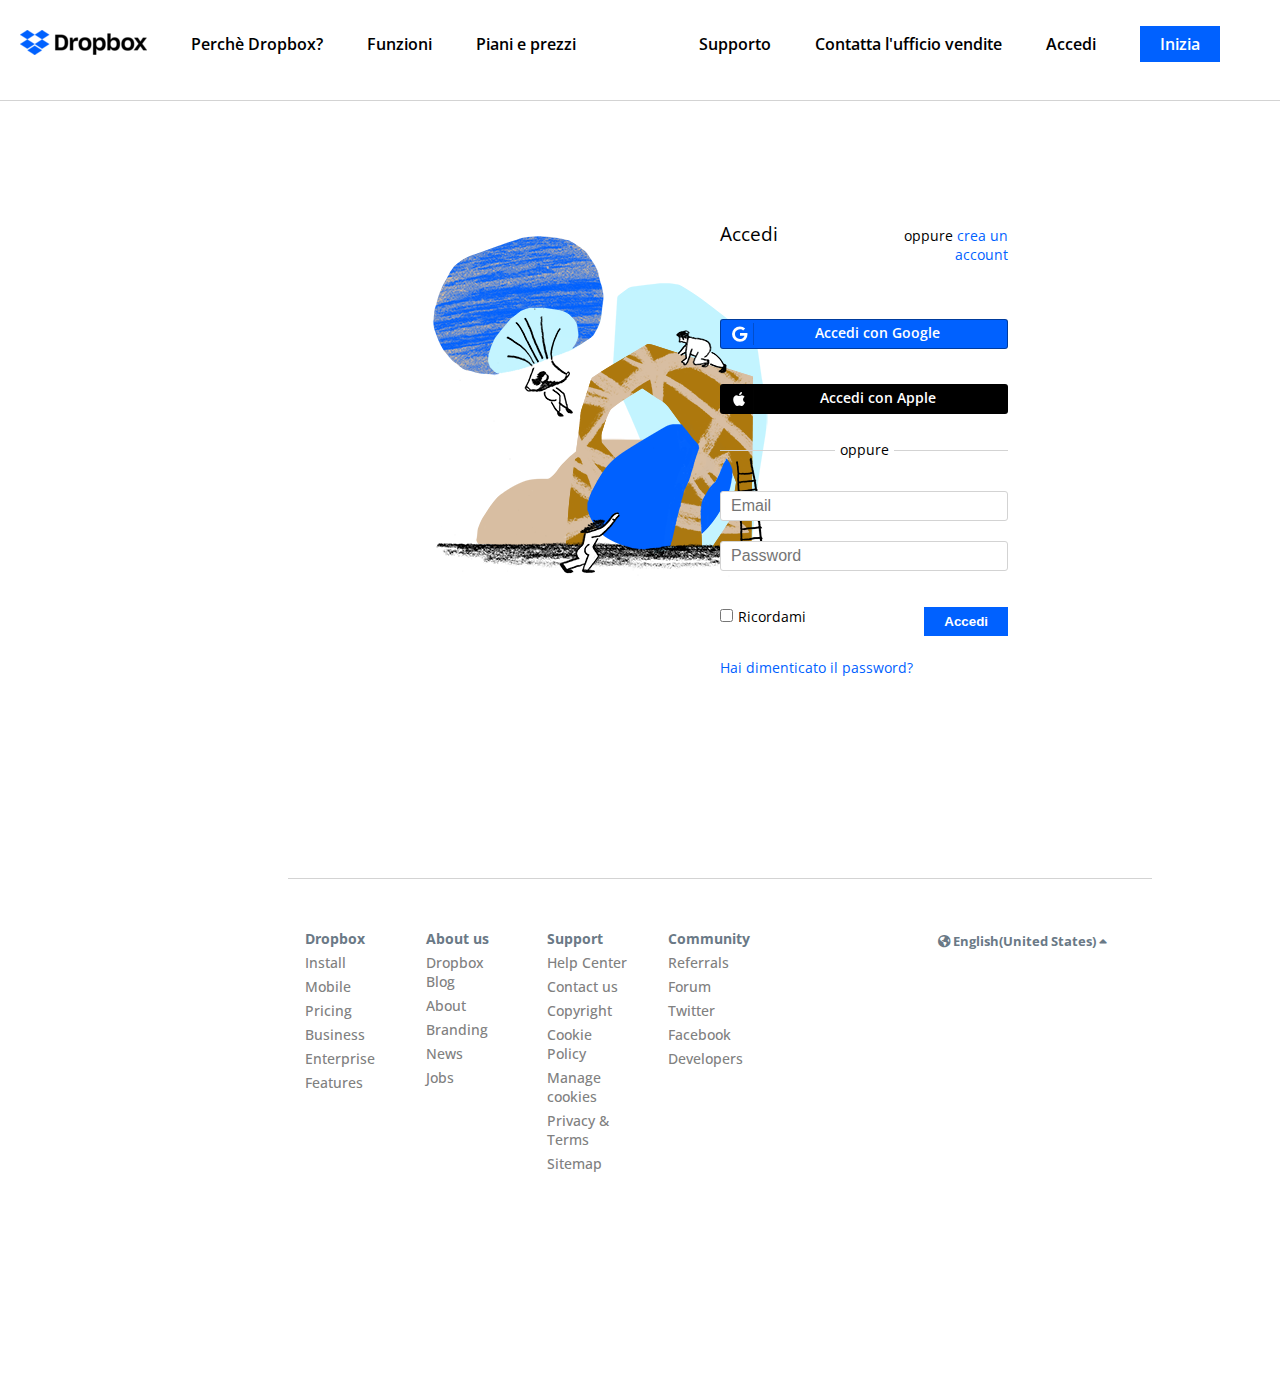
<file: Bonus/login.html>
<!DOCTYPE html>
<html lang="en">
    <head>
        <meta charset="UTF-8">
        <meta http-equiv="X-UA-Compatible" content="IE=edge">
        <meta name="viewport" content="width=device-width, initial-scale=1.0">
        <title>Dropbox Login</title>
        <link rel="stylesheet" href="../style.css">
        <link rel="stylesheet" href="./style2.css">
        <link rel="preconnect" href="https://fonts.googleapis.com">
        <link rel="preconnect" href="https://fonts.gstatic.com" crossorigin>
        <link
            href="https://fonts.googleapis.com/css2?family=Open+Sans:wght@400;600;700&display=swap"
            rel="stylesheet">
        <link rel="stylesheet"
            href="https://cdnjs.cloudflare.com/ajax/libs/font-awesome/5.15.4/css/all.min.css"
            integrity="sha512-1ycn6IcaQQ40/MKBW2W4Rhis/DbILU74C1vSrLJxCq57o941Ym01SwNsOMqvEBFlcgUa6xLiPY/NS5R+E6ztJQ=="crossorigin="anonymous"
            referrerpolicy="no-referrer" />
    </head>

    <body class="">

        <header class="nav clearfix">
            <div class="nav_column left">
                <img src="../img/logo-small.png" alt="">
                <ul class="page_link">
                    <li>
                        <a href="#">
                            Perch&egrave; Dropbox?
                        </a>
                    </li>
                    <li>
                        <a href="#">
                            Funzioni
                        </a>
                    </li>
                    <li>
                        <a href="#">
                            Piani e prezzi
                        </a>
                    </li>

                </ul>
            </div>
            <!-- /.right -->

            <div class="nav_column right">
                <ul class="page_link">
                    <li class="submenu">
                        <a href="#">
                            Supporto
                        </a>
                        <div class="submenu_cont">
                            <ul>
                                <li>
                                    Centro assistenza
                                </li>
                                <li>
                                    Forum della community
                                </li>
                            </ul>
                        </div>
                    </li>
                    <li>
                        <a href="#">
                            Contatta l'ufficio vendite
                        </a>
                    </li>
                    <li>
                        <a href="#">
                            Accedi
                        </a>
                    </li>
                </ul>

                <div class="button">
                    <a href="#" class="btn_blue">
                        Inizia
                    </a>
                </div>
            </div>
            <!-- /.left -->
        </header>
        <!-- ./NAV_BAR -->

        <main class="clearfix">
            <div class="container_50">
                <div class="img_container">
                    <img src="../img/sign-in-boulder-vfl2oGV4v.png" alt="">
                </div>

                <div class="signin clearfix">

                    <div class="top_cont clearfix">
                        <div class="txt_left">
                            Accedi
                        </div>

                        <div class="txt_right">
                            oppure
                            <a href="#" class="txt_blue">
                                crea un account
                            </a>
                        </div>
                    </div>

                    <div class="google login_btn clearfix">
                        <div class="icon">
                            <i class="fab fa-google"></i>
                        </div>
                        <a href="#" class="btn_txt">
                            Accedi con Google
                        </a>
                    </div>


                    <div class="apple login_btn clearfix">
                        <div class="icon">
                            <i class="fab fa-apple"></i>
                        </div>
                        <a href="#" class="btn_txt">
                            Accedi con Apple
                        </a>
                    </div>

                    <div class="divider">
                        <span class="divider_txt">
                            oppure
                        </span>
                    </div>

                    <input type="email" placeholder="Email" class="fillup">
                    <input type="password" placeholder="Password"
                        class="fillup">

                    <div class="login_opt clearfix">
                        <div class="remember txt_left">
                            <input type="checkbox" name="Ricordami"
                                id="rememberme">
                            <label for="rememberme">Ricordami</label>
                        </div>

                        <div class="button txt_right">
                            <input type="submit" value="Accedi"
                                class="btn_blue">
                        </div>

                        <div class="forgot">
                            <a href="#" class="txt_blue">
                                Hai dimenticato il password?
                            </a>
                        </div>
                    </div>
                </div>
                <!-- ./SOCIAL BUTTON -->



            </div>
        </main>

        <footer class="clearfix">
            <div class="column index">
                <ul class="txt_gray">
                    <li class="bold">
                        Dropbox
                    </li>
                    <li>
                        <a href="#">
                            Install
                        </a>
                    </li>
                    <li>
                        <a href="#">
                            Mobile
                        </a>
                    </li>
                    <li>
                        <a href="#">
                            Pricing
                        </a>
                    </li>
                    <li>
                        <a href="#">
                            Business
                        </a>
                    </li>
                    <li>
                        <a href="#">
                            Enterprise
                        </a>
                    </li>
                    <li>
                        <a href="#">
                            Features
                        </a>
                    </li>
                </ul>
            </div>

            <div class="column index">
                <ul class="txt_gray">
                    <li class="bold">
                        About us
                    </li>
                    <li>
                        <a href="#">
                            Dropbox Blog
                        </a>
                    </li>
                    <li>
                        <a href="#">
                            About
                        </a>
                    </li>
                    <li>
                        <a href="#">
                            Branding
                        </a>
                    </li>
                    <li>
                        <a href="#">
                            News
                        </a>
                    </li>
                    <li>
                        <a href="#">
                            Jobs
                        </a>
                    </li>
                </ul>
            </div>

            <div class="column index">
                <ul class="txt_gray">
                    <li class="bold">
                        Support
                    </li>
                    <li>
                        <a href="#">
                            Help Center
                        </a>
                    </li>
                    <li>
                        <a href="#">
                            Contact us
                        </a>
                    </li>
                    <li>
                        <a href="#">
                            Copyright
                        </a>
                    </li>
                    <li>
                        <a href="#">
                            Cookie Policy
                        </a>
                    </li>
                    <li>
                        <a href="#">
                            Manage cookies
                        </a>
                    </li>
                    <li>
                        <a href="#">
                            Privacy & Terms
                        </a>
                    </li>
                    <li>
                        <a href="#">
                            Sitemap
                        </a>
                    </li>
                </ul>
            </div>

            <div class="column index">
                <ul class="txt_gray">
                    <li class="bold">
                        Community
                    </li>
                    <li>
                        <a href="#">
                            Referrals
                        </a>
                    </li>
                    <li>
                        <a href="#">
                            Forum
                        </a>
                    </li>
                    <li>
                        <a href="#">
                            Twitter
                        </a>
                    </li>
                    <li>
                        <a href="#">
                            Facebook
                        </a>
                    </li>
                    <li>
                        <a href="#">
                            Developers
                        </a>
                    </li>
                </ul>
            </div>

            <div class="language english index">
                <span class="txt_gray">
                    <i class="fas fa-globe-americas"></i>
                    English(United States)
                    <i class="fas fa-caret-up"></i>
                </span>
            </div>

        </footer>

    </body>
</html>
</file>
<file: style.css>
/**************
    BASE RULES 
***************/
html{
    scroll-behavior: smooth;
}

*{
    box-sizing: border-box;
    padding: 0;
    margin: 0;
}

.clearfix::after{
    content: "";
    display: table;
    clear: both;
}

body{
    font-family: 'Open Sans',sans-serif;
    min-width: 1440px;
}

/**************
    STRUCTURE 
 **************/

 #jump{
     height: 100px;
     margin-top: 70px;
 }

.nav_column, 
.partner .image_left,
.partner .txt_right,
.box .internal_box,
.box_bottom .trial_campaign,
.box_bottom .free_trial{
    float: left;
    width: 50%;
}

.title,
.row .table_bottom,
.QA .FAQ{
    float: left;
    width: 100%;
}

.txt_column{
    float: left;
    width: 40%;
}

.img_column{
    float: left;
    width: 60%;
}

.table_bottom .col_left{
    float: left;
    width: 70%;
}

.table_bottom .col_right{
    float: left;
    width: 30%;
}


.container_60{
    width: 60%;
    margin: auto;
}

.container_80{
    width: 80%;
    margin: auto;
}

.row .column{
    float: left;
    width: 31%;
    margin: 30px 0px;    
}

.operations .instruments{
    float: left;
    width: 30%;
    margin: 30px 0px;
}

.row .middle{
    margin: 30px 3.5%;
}

.operations .mid{
    margin: 30px 5%;
}


.client_logo{
    width: 100%;
    margin-top: 40px;
}

.client_logo .box{
    float: left;
    width: 30%;
}

.client_logo .client_mid{
    float: left;
    width: 40%;
}

.black_bg{
    margin-top: 40px;
    background-color: black;
    margin: auto;
    color: white;
    position: relative;
}


footer .footer_column{
    float: left;
    width: 12%;
    margin-right: 5%;
}

.jumbo_container{
    width: 80%;
    margin: auto;
    position: absolute;
    top: 190px;
    left: 10%;
}

/**************
    UTILITY 
 **************/

.sect_title{
    padding-top: 150px;
 }
 
.nav a,
.button a,
.partner a,
.language a{
    text-decoration: none;
    color: black;
    font-weight: 600;
}
    
.button .btn_blue{
    color: white;
    background-color: #0061FF;
    padding: 7px 20px;
}
    

.button .btn_gray{
background-color: white;
    padding: 7px 60px;
}

.jumbotron_bg{
    background-color: #B4D0E7;
    width: 100%;
    height: 900px;
}
    
.page_link,
.page_link > li{
    list-style: none;
    display: inline-block;
}

.txt_gray{
    color: #6A7986;
    font-weight: bold;
    font-size: 0.8rem;
}

.row .border_gray{
    border: 1px solid lightgrey;
}

h2{
    font-size: 2.8rem;
    margin-bottom: 40px;
}

.underline{
    text-decoration: underline;
}

/*****************
        HEADER
*******************/
    
.nav{
    position: fixed;
    width: 100%;
    z-index: 10000000;
    background-color: white;
}

.nav a{
     margin: 0px 20px;
}

.nav_column{
    height: 100px;
}
    
.nav .left{
    padding-top: 30px;
}
       
    
.nav .right{
    padding-top: 33px;
    text-align: right;
    padding-right: 40px;
}
       
       
.nav_column img{
    vertical-align: bottom;
    padding-left: 20px;
    margin-right: 20px;
}

.right .btn_blue{
    margin-left: 20px;
}
    
.nav .button{
    display: inline-block;
}


/******************
        JUMBOTRON 
********************/

.jumbo_container .title{
    font-size: 5rem;
    margin-bottom: 50px;
}

.jumbo_container li{
    list-style: none;
    padding-bottom: 50px;
}

.jumbo_text .button{
    padding-bottom: 15px;
}

.jumbo_img{
    width: 100%;
}

.txt_column .jumbo_text{
    width: 450px;
}

.jumbo_text .descript{
    font-size: 1.1rem;
    font-weight: 600;
}

.jumbo_text .arrow_down a{
    font-size: 2rem;
    color: black;
}


/********************
        PLANS 
 *********************/

#plan_price h2{
    margin-top: -100px;
}

.sect_title label{
    margin-right: 20px;
}

.plans input{
    margin-bottom: 30px;
}

.plans h4{
    font-weight: 600;
    text-align: center;
    border-bottom: 1px solid lightgrey;
    padding: 8px 0px;
}

.container_60 li,
footer .index_links li{
    list-style: none;
    margin-bottom: 20px;
}

.container_60 h3{
    font-size: 1.7rem;
}

.plans .amount{
    font-weight: bold;
}

.column > div,
.col_left .enterprise{
    margin-top: 40px;
    margin-left: 40px;
}

.plans .specs li,
.font_small{
    font-size: 0.9rem;
    font-weight: 600;
}

.plans li p,
.feature li p{
    display: inline-block;
    width: 83%;
    vertical-align: top;
}

.plans .btn_blue{
    font-size: 0.9rem;
    text-align: center;
    padding: 7px 50px;
}

.border_bot{
    border-bottom: 1px solid lightgrey;
    padding-bottom: 40px;
}

.blue_under{
    color: #0061FF;
}

.plans h5{
    padding-top: 40px;
    font-weight: 700;
    padding-bottom: 30px;
    font-size: 1rem;
}

.feature .fa-check{
    color: #0061FF;
}

.feature li{
    font-size: 0.9rem;
    font-weight: 600;
}


.plans .column{
    min-height: 1440px;
}

.col_left .enterprise h5{
 padding: 0px;
}

.table_bottom .col_right {
    padding-top: 50px;
}

/********************
        PARTNER 
 ********************/


.partner{
    padding-top: 170px;
}


.partner img{
    width: 100%;
}

.btn .btn_white{
    background-color: white;
    padding: 7px 20px;
    border: 1px solid black;
    font-size: 00.9rem;
}

.enterprise .font_small{
    line-height: 25px;
    width: 75%;
    padding-bottom: 15px;
}

/******************
    OPERATIONS 
*******************/

.operations img{
    width: 100%;
}

.operations .font_small{
    width: 85%;
}

/*****************
      CLIENTS 
*******************/

.client_title{
    width: 57%;
}

.client_logo .client_mid{
    background-color: #F5F5F5;
    height: 500px;
    position: relative;
}

.internal_box img{
    width: 50%;
    position: absolute;
    top: 50%;
    left: 50%;
    transform: translate(-50%, -50%);
    filter: invert(100%);
}

.internal_box{
    position: relative;
    height: 250px;
}

.designit{
    background-color: #A2D39B;
    border: 10px solid #D0E9CD;
}

.arizona{
    background-color: #61082B;
}

#ASU{
    width: 40%;
}

.florida{
    background-color: #0093CE;
}

.topps{
    background-color: #FF1C1C;
}

.client_mid img{
    width: 132.72px;
    position: absolute;
    top: 12%;
    left: 13%;

}

.client_mid p{
    width: 74%;
    position: absolute;
    top: 50%;
    left: 50%;
    transform: translate(-50%, -50%);
    font-size: 1rem;
}

.client_mid h6{
    font-size: 1rem;
    font-weight: 600;
    position: absolute;
    left: 13%;
    bottom: 25%;
}

.world_bicycle{
    background-color: #D5001F;
}

.hearst{
    background-color: #B4D0E7;
}

.lonely_planet{
    background-color: #0D2481;
}

.clear_channel{
    background-color: #FFD830;
}

.trial_campaign h2{
    width: 60%;
    color: #61082B;
    position: absolute;
    top: 35%;
    right: 0px ;
}

.box_bottom{
    background-color: #B4D0E7;
}

.trial_campaign,
.free_trial{
    position: relative;
    height: 400px;
}


.free_trial .btn_gray{
    position: absolute;
    top: 38%;
    left: 25%;
}


/*****************
        FAQS 
*****************/

.FAQ{
    padding: 30px 0px;
    border-top: 1px solid lightgrey;
    height: 83px;
    transition: ease 500ms;
    overflow: hidden;
}

.FAQ h5{
    font-size: 1rem;
    font-weight: 700;
    border-bottom: 40px;
    position: relative;
}

.FAQ .fa-chevron-up,
.FAQ:hover .fa-chevron-down{
    display: none;
}

.FAQ .fa-chevron-down,
.FAQ .fa-chevron-up{
    font-size: 0.9rem;
    position: absolute;
    right: 40px;
}

.FAQ:hover{
 height: 167px;
}

.FAQ p{
    margin-top: 40px;
}

.FAQ:hover .fa-chevron-up{
    display: inline-block;
}

.QA{
    margin-bottom: 150px;
}

/*****************
        FOOTER 
******************/

.black_bg{
height: 600px;
}


footer h5{
    font-size: 1.1rem;
    margin-bottom: 30px;
}

footer .index_links li{
    font-size: 0.9rem;
    padding-bottom: 0px;
    margin-bottom: 10px;
}

.footer_column{
    padding-top: 70px;
}

footer .column{
    position: relative;
}


footer .italian{
    position: absolute;
    bottom: 50px;
    left: 12%;
    font-size: 0.8rem;
    width: 100px;
    border-top: 1px solid gray;
    padding-top: 40px;
}

/*****************
        EFFECTS
******************/
.page_link li a{
    padding-bottom: 44px; 
}
    
.page_link li:hover a{
    border-bottom: 2px solid black;

}

.submenu{
    position: relative;
}

.submenu:hover .submenu_cont{
    display: block;
}

.submenu_cont{
    display: none;
    position: absolute;
    min-width: 200px;
    text-align: left;
    top: 67.5px;
    left: 17px;
    background-color: white;

}

.submenu_cont li{
    padding: 10px 20px;
    list-style: none;
    font-size: 0.9rem;
}

.submenu_cont li:hover{
    background-color: lightgray;
    cursor: pointer;
}

.button .btn_blue:hover{
    background-color: #0062ffb6;
}

.btn .btn_white:hover,
.button .btn_gray:hover{
    background-color: rgb(238, 238, 238);
}
</file>
<file: style2.css>
/*************
    GENERAL 
**************/
.nav{
    border-bottom: 1px solid lightgray
}

.container_50{
    width: 40%;
    margin: auto;
    padding-top: 200px;
}

main .img_container,
main .signin,
main .txt_left,
main .txt_right{
    width: 50%;
}

.login_btn .icon,
.login_btn .btn_txt,
.fillup,
main .img_container,
main .signin,
main .txt_left,
main .txt_right,
footer .index{
    float: left;
}

.signin .txt_left,
.signin .txt_right{
    margin: 20px 0px;
}

main{
    padding-bottom: 200px;
}

/**************
       MAIN 
***************/


.signin .txt_right{
    text-align: right;
}

.signin .txt_left{
    font-size: 1.2rem;
}

.signin .txt_right{
    font-size: .9rem;
    padding-top: 6px;
}

.signin .txt_blue{
    color: #0061FF;
}

.login_btn .icon{
    width: 10%;
    border-right: 1px solid rgba(245, 245, 245, 0.212);
    text-align: center;
    filter: invert(100%);
}

.login_btn .btn_txt{
    width: 90%;
    text-align: center;
    color: white;
    font-size: 0.9rem;
    font-weight: 600;
}

.login_btn{
    width: 100%;
    padding: 3px 5px;
    border: 1px solid rgba(0, 0, 0, 0.384);
    border-radius: 3px;
    margin: 35px 0px;
}

.login_btn.google{
    background-color: #0061FF;
}

.login_btn.apple{
    background-color: black;
}

.divider{
    width: 100%;
    border-bottom: 1px solid lightgray;
    text-align: center;
    line-height: 0px;
    margin-bottom: 30px;
}

.divider .divider_txt{
    background-color: white;
    padding: 0px 5px;
    font-size: 0.9rem;
}

.fillup{
    width: 100%;
    margin: 10px 0px;
    height: 30px;
    border: 1px solid lightgray;
    border-radius: 3px;
    font-size: 1rem;
    padding-left: 10px;
}

.login_opt .btn_blue{
    font-weight: 600;
    border: none;
}

.remember label,
.forgot a{
    font-size: 0.9rem;
}

.signin a{
    text-decoration: none;
}


/****************
       FOOTER 
*****************/

footer{
    padding-top: 50px;
    border-top: 1px solid lightgray;
    position: relative;
    width: 60%;
    margin: auto;
}

footer .column{
    width: 10%;
    font-size: 1rem;
    margin: 0% 2%;
    padding-bottom: 200px;
}

footer .txt_gray{
    width: 100%;
}

footer .english{
    width: 40%;
    text-align: right;
    padding-right: 10px;
}

.index li{
    list-style: none;
    font-size: 0.9rem;
    padding-bottom: 5px;

}

.index li a{
    text-decoration: none;
    color: gray;
    font-weight: 500;
}
</file>
<file: Bonus/style2.css>
/*************
    GENERAL 
**************/
.nav{
    border-bottom: 1px solid lightgray
}

.container_50{
    width: 40%;
    margin: auto;
    padding-top: 200px;
}

main .img_container,
main .signin,
main .txt_left,
main .txt_right{
    width: 50%;
}

.login_btn .icon,
.login_btn .btn_txt,
.fillup,
main .img_container,
main .signin,
main .txt_left,
main .txt_right,
footer .index{
    float: left;
}

.signin .txt_left,
.signin .txt_right{
    margin: 20px 0px;
}

main{
    padding-bottom: 200px;
}

/**************
       MAIN 
***************/


.signin .txt_right{
    text-align: right;
}

.signin .txt_left{
    font-size: 1.2rem;
}

.signin .txt_right{
    font-size: .9rem;
    padding-top: 6px;
}

.signin .txt_blue{
    color: #0061FF;
}

.login_btn .icon{
    width: 10%;
    border-right: 1px solid rgba(245, 245, 245, 0.212);
    text-align: center;
    filter: invert(100%);
}

.login_btn .btn_txt{
    width: 90%;
    text-align: center;
    color: white;
    font-size: 0.9rem;
    font-weight: 600;
}

.login_btn{
    width: 100%;
    padding: 3px 5px;
    border: 1px solid rgba(0, 0, 0, 0.384);
    border-radius: 3px;
    margin: 35px 0px;
}

.login_btn.google{
    background-color: #0061FF;
}

.login_btn.apple{
    background-color: black;
}

.divider{
    width: 100%;
    border-bottom: 1px solid lightgray;
    text-align: center;
    line-height: 0px;
    margin-bottom: 30px;
}

.divider .divider_txt{
    background-color: white;
    padding: 0px 5px;
    font-size: 0.9rem;
}

.fillup{
    width: 100%;
    margin: 10px 0px;
    height: 30px;
    border: 1px solid lightgray;
    border-radius: 3px;
    font-size: 1rem;
    padding-left: 10px;
}

.login_opt .btn_blue{
    font-weight: 600;
    border: none;
}

.remember label,
.forgot a{
    font-size: 0.9rem;
}

.signin a{
    text-decoration: none;
}


/****************
       FOOTER 
*****************/

footer{
    padding-top: 50px;
    border-top: 1px solid lightgray;
    position: relative;
    width: 60%;
    margin: auto;
}

footer .column{
    width: 10%;
    font-size: 1rem;
    margin: 0% 2%;
    padding-bottom: 200px;
}

footer .txt_gray{
    width: 100%;
}

footer .english{
    width: 40%;
    text-align: right;
    padding-right: 10px;
}

.index li{
    list-style: none;
    font-size: 0.9rem;
    padding-bottom: 5px;

}

.index li a{
    text-decoration: none;
    color: gray;
    font-weight: 500;
}
</file>
